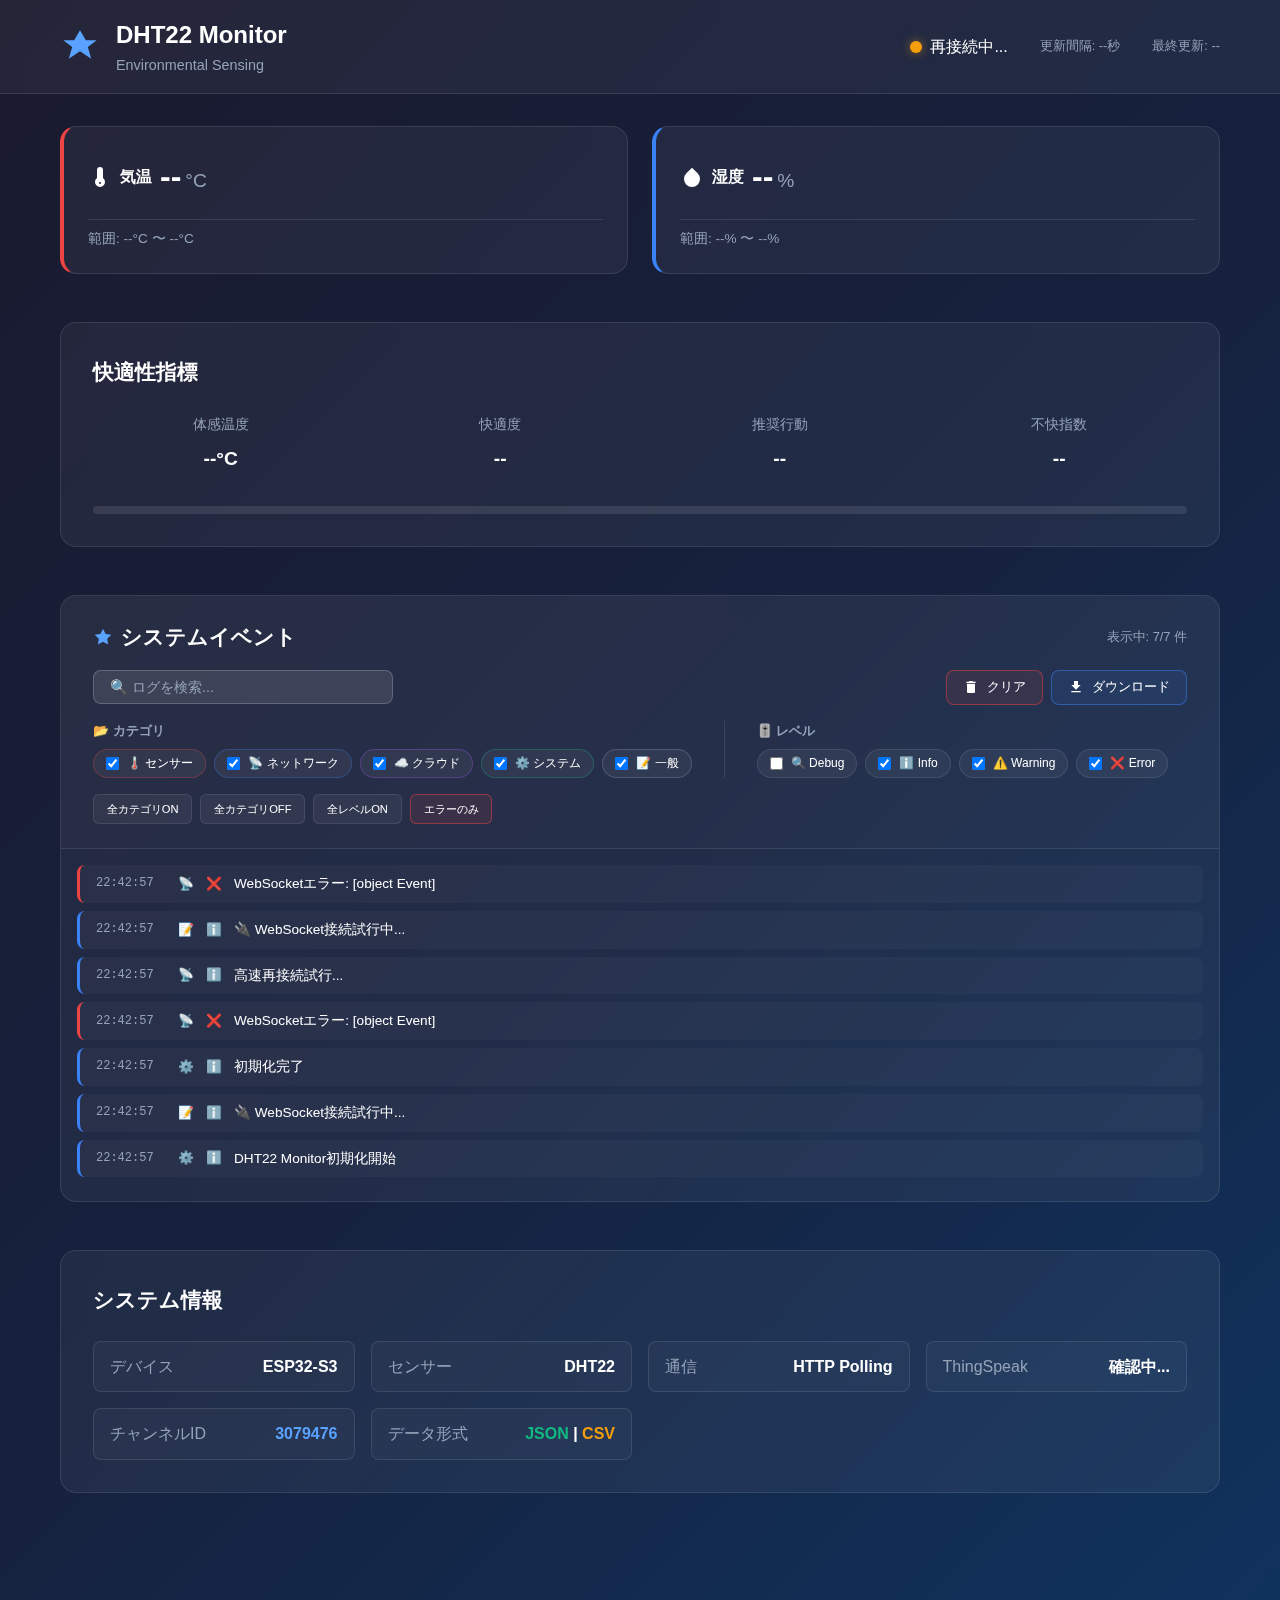
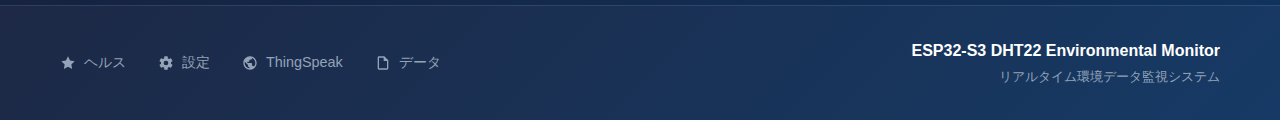
<file: micropython/websocket2/static/index.html>
<!DOCTYPE html>
<html lang="ja">
<head>
  <meta charset="utf-8" />
  <meta name="viewport" content="width=device-width, initial-scale=1, viewport-fit=cover" />
  <meta name="description" content="ESP32-S3 DHT22 温湿度センサーのリアルタイムモニタリング" />
  <meta name="theme-color" content="#1a1a2e" />
  <title>DHT22 Environmental Monitor</title>
  <link rel="stylesheet" href="./style.css" />
  <link rel="manifest" href="./manifest.json" />
  <link rel="icon" href="data:image/svg+xml,%3Csvg xmlns='http://www.w3.org/2000/svg' viewBox='0 0 24 24'%3E%3Cpath fill='%235aa2ff' d='M12 2l3.5 6h6.5l-5.3 4 2 7-6.7-4.5L5.3 19l2-7L2 8h6.5L12 2z'/%3E%3C/svg%3E" />
</head>
<body>
  <header class="header">
    <div class="container">
      <div class="brand">
        <svg viewBox="0 0 24 24" class="logo">
          <path d="M12 2l3.5 6h6.5l-5.3 4 2 7-6.7-4.5L5.3 19l2-7L2 8h6.5L12 2z"/>
        </svg>
        <div>
          <h1 class="title">DHT22 Monitor</h1>
          <p class="subtitle">Environmental Sensing</p>
        </div>
      </div>
      <div class="status-group">
        <div class="status">
          <span id="status-dot" class="status-dot gray"></span>
          <span id="status-text">接続待機中</span>
        </div>
        <div class="interval-status">
          <span id="interval-text">更新間隔: --秒</span>
        </div>
        <div class="timestamp">
          <span id="last-update">最終更新: --</span>
        </div>
      </div>
    </div>
  </header>

  <main class="main">
    <div class="container">
      <!-- メインセンサー値表示 -->
      <section class="sensor-grid" aria-labelledby="sensors-title">
        <h2 id="sensors-title" class="visually-hidden">現在のセンサー値</h2>
        <div class="sensor-card temperature" id="card-temp">
          <div class="sensor-header">
            <div class="sensor-label">
              <svg viewBox="0 0 24 24" class="sensor-icon">
                <path d="M15 13V5a 3 3 0 0 0-6 0v8a5 5 0 1 0 6 0z M12 17a1 1 0 1 1 0 2 1 1 0 0 1 0-2z"/>
              </svg>
              <span>気温</span>
              <span class="sensor-inline-value"><span id="temp" aria-live="polite">--</span><span class="unit">°C</span><span id="temp-trend-inline" class="trend-inline" aria-hidden="true"></span></span>
            </div>
          </div>
          <div class="sensor-range" id="temp-range">範囲: --°C 〜 --°C</div>
        </div>

        <div class="sensor-card humidity" id="card-hum">
          <div class="sensor-header">
            <div class="sensor-label">
              <svg viewBox="0 0 24 24" class="sensor-icon">
                <path d="M12 2.69l5.66 5.66a8 8 0 1 1-11.31 0z"/>
              </svg>
              <span>湿度</span>
              <span class="sensor-inline-value"><span id="hum" aria-live="polite">--</span><span class="unit">%</span><span id="hum-trend-inline" class="trend-inline" aria-hidden="true"></span></span>
            </div>
          </div>
          <div class="sensor-range" id="hum-range">範囲: --% 〜 --%</div>
        </div>
      </section>

      <!-- 快適性インジケーター -->
      <section class="comfort-section" aria-labelledby="comfort-title">
        <h2 id="comfort-title">快適性指標</h2>
        <div class="comfort-grid">
          <div class="comfort-item">
            <div class="comfort-label">体感温度</div>
            <div id="feels-like" class="comfort-value">--°C</div>
          </div>
          <div class="comfort-item">
            <div class="comfort-label">快適度</div>
            <div id="comfort-level" class="comfort-value">--</div>
          </div>
          <div class="comfort-item">
            <div class="comfort-label">推奨行動</div>
            <div id="comfort-advice" class="comfort-value">--</div>
          </div>
          <div class="comfort-item">
            <div class="comfort-label">不快指数</div>
            <div id="discomfort-index" class="comfort-value">--</div>
          </div>
        </div>
        <div class="comfort-bar">
          <div id="comfort-indicator" class="comfort-progress"></div>
        </div>
      </section>

      <!-- システムイベント -->
      <section class="log-section event-log-section" aria-labelledby="events-title">
        <div class="event-header">
          <div class="event-title-area">
            <h2 id="events-title">
              <svg viewBox="0 0 24 24" class="section-icon" aria-hidden="true">
                <path d="M12 2l3.09 6.26L22 9.27l-5 4.87 1.18 6.88L12 17.77l-6.18 3.25L7 14.14 2 9.27l6.91-1.01L12 2z"/>
              </svg>
              システムイベント
            </h2>
            <span id="log-stats" class="event-stats">表示中: 0/0 件</span>
          </div>

          <div class="event-toolbar">
            <div class="toolbar-row">
              <div class="search-container">
                <input id="log-search" type="text" placeholder="🔍 ログを検索..." class="search-input" aria-label="ログ検索">
              </div>
              <div class="action-buttons">
                <button id="clearLogs" class="btn-action clear" type="button" title="ログをクリア">
                  <svg viewBox="0 0 24 24" aria-hidden="true"><path d="M6 19c0 1.1.9 2 2 2h8c1.1 0 2-.9 2-2V7H6v12zM19 4h-3.5l-1-1h-5l-1 1H5v2h14V4z"/></svg>
                  クリア
                </button>
                <button id="download-log" class="btn-action download" type="button" title="ログをダウンロード">
                  <svg viewBox="0 0 24 24" aria-hidden="true"><path d="M5 20h14v-2H5v2zM19 9h-4V3H9v6H5l7 7 7-7z"/></svg>
                  ダウンロード
                </button>
              </div>
            </div>

            <div class="toolbar-row filters-row">
              <div class="filter-panel">
                <div class="filter-section">
                  <h4 class="filter-title">📂 カテゴリ</h4>
                  <div class="filter-chips">
                    <label class="chip sensor"><input type="checkbox" id="filter-sensor"><span>🌡️ センサー</span></label>
                    <label class="chip network"><input type="checkbox" id="filter-network"><span>📡 ネットワーク</span></label>
                    <label class="chip cloud"><input type="checkbox" id="filter-cloud"><span>☁️ クラウド</span></label>
                    <label class="chip system"><input type="checkbox" id="filter-system"><span>⚙️ システム</span></label>
                    <label class="chip general"><input type="checkbox" id="filter-general"><span>📝 一般</span></label>
                  </div>
                </div>

                <div class="filter-divider"></div>

                <div class="filter-section">
                  <h4 class="filter-title">🎚️ レベル</h4>
                  <div class="filter-chips">
                    <label class="chip level debug"><input type="checkbox" id="filter-debug"><span>🔍 Debug</span></label>
                    <label class="chip level info"><input type="checkbox" id="filter-info"><span>ℹ️ Info</span></label>
                    <label class="chip level warning"><input type="checkbox" id="filter-warning"><span>⚠️ Warning</span></label>
                    <label class="chip level error"><input type="checkbox" id="filter-error" checked><span>❌ Error</span></label>
                  </div>
                </div>
              </div>

              <div class="quick-actions">
                <button id="enableAllCategories" class="btn-quick" type="button" title="すべてのカテゴリを有効化">全カテゴリON</button>
                <button id="disableAllCategories" class="btn-quick" type="button" title="すべてのカテゴリを無効化">全カテゴリOFF</button>
                <button id="enableAllLevels" class="btn-quick" type="button" title="すべてのレベルを有効化">全レベルON</button>
                <button id="errorOnlyFilter" class="btn-quick error" type="button" title="エラーのみ表示">エラーのみ</button>
              </div>
            </div>
          </div>
        </div>

        <div class="event-content">
          <div id="log" class="event-log" aria-live="polite" aria-label="システムイベントログ"></div>
        </div>
      </section>

      <!-- システム情報 -->
      <section class="system-section" aria-labelledby="system-title">
        <h2 id="system-title">システム情報</h2>
        <div class="info-grid">
          <div class="info-item">
            <span class="info-label">デバイス</span>
            <span class="info-value">ESP32-S3</span>
          </div>
          <div class="info-item">
            <span class="info-label">センサー</span>
            <span class="info-value">DHT22</span>
          </div>
          <div class="info-item">
            <span class="info-label">通信</span>
            <span class="info-value">HTTP Polling</span>
          </div>
          <div class="info-item">
            <span class="info-label">ThingSpeak</span>
            <span id="thingspeak-status" class="info-value">確認中...</span>
          </div>
          <div class="info-item">
            <span class="info-label">チャンネルID</span>
            <span class="info-value">
              <a id="ts-channel-link" href="https://thingspeak.com/channels/3079476" target="_blank" rel="noopener" class="info-link">3079476</a>
            </span>
          </div>
          <div class="info-item">
            <span class="info-label">データ形式</span>
            <span class="info-value">
              <a id="ts-json-link" href="https://api.thingspeak.com/channels/3079476/feeds.json?results=5" target="_blank" rel="noopener" class="info-link json">JSON</a> |
              <a id="ts-csv-link" href="https://api.thingspeak.com/channels/3079476/feeds.csv?results=20" target="_blank" rel="noopener" class="info-link csv">CSV</a>
            </span>
          </div>
        </div>
      </section>
    </div>
  </main>

  <footer class="footer">
    <div class="container">
      <div class="footer-content">
        <div class="footer-links">
          <a href="/health" target="_blank" rel="noopener" aria-label="システムヘルス確認" class="footer-link">
            <svg viewBox="0 0 24 24" aria-hidden="true"><path d="M12 2l3.09 6.26L22 9.27l-5 4.87 1.18 6.88L12 17.77l-6.18 3.25L7 14.14 2 9.27l6.91-1.01L12 2z"/></svg>
            ヘルス
          </a>
          <a href="/config" target="_blank" rel="noopener" aria-label="設定確認" class="footer-link">
            <svg viewBox="0 0 24 24" aria-hidden="true"><path d="M12 15.5A3.5 3.5 0 0 1 8.5 12A3.5 3.5 0 0 1 12 8.5a3.5 3.5 0 0 1 3.5 3.5 3.5 3.5 0 0 1-3.5 3.5m7.43-2.53c.04-.32.07-.64.07-.97s-.03-.66-.07-1l2.11-1.63c.19-.15.24-.42.12-.64l-2-3.46c-.12-.22-.39-.31-.61-.22l-2.49 1c-.52-.39-1.06-.73-1.69-.98l-.37-2.65A.506.506 0 0 0 14 2h-4c-.25 0-.46.18-.5.42l-.37 2.65c-.63.25-1.17.59-1.69.98l-2.49-1c-.22-.09-.49 0-.61.22l-2 3.46c-.13.22-.07.49.12.64L4.57 11c-.04.34-.07.67-.07 1s.03.65.07.97l-2.11 1.66c-.19.15-.25.42-.12.64l2 3.46c.12.22.39.3.61.22l2.49-1.01c.52.4 1.06.74 1.69.99l.37 2.65c.04.24.25.42.5.42h4c.25 0 .46-.18.5-.42l.37-2.65c.63-.26 1.17-.59 1.69-.99l2.49 1.01c.22.08.49 0 .61-.22l2-3.46c.12-.22.07-.49-.12-.64l-2.11-1.66Z"/></svg>
            設定
          </a>
          <a id="ts-footer-link" href="https://thingspeak.com/channels/3079476" target="_blank" rel="noopener" aria-label="ThingSpeakチャンネル" class="footer-link">
            <svg viewBox="0 0 24 24" aria-hidden="true"><path d="M12 2C6.48 2 2 6.48 2 12s4.48 10 10 10 10-4.48 10-10S17.52 2 12 2zm-1 17.93c-3.94-.49-7-3.85-7-7.93 0-.62.08-1.21.21-1.79L9 15v1c0 1.1.9 2 2 2v1.93zm6.9-2.54c-.26-.81-1-1.39-1.9-1.39h-1v-3c0-.55-.45-1-1-1H8v-2h2c.55 0 1-.45 1-1V7h2c1.1 0 2-.9 2-2v-.41c2.93 1.19 5 4.06 5 7.41 0 2.08-.8 3.97-2.1 5.39z"/></svg>
            ThingSpeak
          </a>
          <a id="ts-footer-json" href="https://api.thingspeak.com/channels/3079476/feeds.json?results=10" target="_blank" rel="noopener" aria-label="最新データJSON" class="footer-link">
            <svg viewBox="0 0 24 24" aria-hidden="true"><path d="M14,2H6A2,2 0 0,0 4,4V20A2,2 0 0,0 6,22H18A2,2 0 0,0 20,20V8L14,2M18,20H6V4H13V9H18V20Z"/></svg>
            データ
          </a>
        </div>
        <div class="footer-info">
          <p class="footer-text">ESP32-S3 DHT22 Environmental Monitor</p>
          <p class="footer-meta">リアルタイム環境データ監視システム</p>
        </div>
      </div>
    </div>
  </footer>

  <script src="./app.js"></script>
</body>
</html>
</file>
<file: micropython/websocket2/static/style.css>
/* DHT22 Environmental Monitor - Modern CSS Styles */

/* Reset and Base Styles */
* {
    margin: 0;
    padding: 0;
    box-sizing: border-box;
}

body {
    font-family: -apple-system, BlinkMacSystemFont, 'Segoe UI', Roboto, Oxygen, Ubuntu, sans-serif;
    background: linear-gradient(135deg, #1a1a2e 0%, #16213e 50%, #0f3460 100%);
    color: #ffffff;
    min-height: 100vh;
    line-height: 1.6;
}

.container {
    max-width: 1200px;
    margin: 0 auto;
    padding: 0 20px;
}

/* ヘッダー */
.header {
    background: rgba(255, 255, 255, 0.05);
    backdrop-filter: blur(10px);
    border-bottom: 1px solid rgba(255, 255, 255, 0.1);
    padding: 1rem 0;
    position: sticky;
    top: 0;
    z-index: 100;
}

.brand {
    display: flex;
    align-items: center;
    gap: 1rem;
}

.logo {
    width: 40px;
    height: 40px;
    fill: #5aa2ff;
}

.title {
    font-size: 1.5rem;
    font-weight: 600;
    color: #ffffff;
}

.subtitle {
    font-size: 0.9rem;
    color: #94a3b8;
}

.header .container {
    display: flex;
    justify-content: space-between;
    align-items: center;
    flex-wrap: wrap;
    gap: 1rem;
}

.status-group {
    display: flex;
    align-items: center;
    gap: 2rem;
    flex-wrap: wrap;
}

/* ステータス表示 */
.status {
    display: flex;
    align-items: center;
    gap: 0.5rem;
}

.status-dot {
    width: 12px;
    height: 12px;
    border-radius: 50%;
    animation: pulse 2s infinite;
}

.status-dot.green {
    background: #10b981;
    box-shadow: 0 0 10px rgba(16, 185, 129, 0.5);
}

.status-dot.orange {
    background: #f59e0b;
    box-shadow: 0 0 10px rgba(245, 158, 11, 0.5);
}

.status-dot.red {
    background: #ef4444;
    box-shadow: 0 0 10px rgba(239, 68, 68, 0.5);
}

.status-dot.gray {
    background: #6b7280;
}

@keyframes pulse {
    0%, 100% { opacity: 1; }
    50% { opacity: 0.5; }
}

.interval-status,
.timestamp {
    font-size: 0.8rem;
    color: #94a3b8;
}

/* メインコンテンツ */
.main {
    padding: 2rem 0;
}

/* センサーグリッド */
.sensor-grid {
    display: grid;
    grid-template-columns: repeat(auto-fit, minmax(280px, 1fr));
    gap: 1.5rem;
    margin-bottom: 3rem;
}

.sensor-card {
    background: rgba(255, 255, 255, 0.05);
    backdrop-filter: blur(10px);
    border: 1px solid rgba(255, 255, 255, 0.1);
    border-radius: 16px;
    padding: 1.5rem;
    transition: all 0.3s ease;
}

.sensor-card:hover {
    transform: translateY(-5px);
    box-shadow: 0 10px 30px rgba(0, 0, 0, 0.3);
    border-color: rgba(255, 255, 255, 0.2);
}

.sensor-card.temperature {
    border-left: 4px solid #ef4444;
}

.sensor-card.humidity {
    border-left: 4px solid #3b82f6;
}

.sensor-header {
    display: flex;
    justify-content: space-between;
    align-items: center;
    margin-bottom: 1rem;
}

.sensor-label {
    display: flex;
    align-items: center;
    gap: 0.5rem;
    font-weight: 600;
    font-size: 1rem;
}

.sensor-icon {
    width: 24px;
    height: 24px;
    fill: currentColor;
}

.sensor-inline-value {
    display: flex;
    align-items: baseline;
    gap: 0.25rem;
    font-size: 2rem;
    font-weight: 700;
    color: #ffffff;
}

.unit {
    font-size: 1.2rem;
    color: #94a3b8;
    font-weight: 400;
}

.sensor-range {
    font-size: 0.85rem;
    color: #94a3b8;
    padding-top: 0.5rem;
    border-top: 1px solid rgba(255, 255, 255, 0.1);
}

/* 快適性セクション */
.comfort-section {
    background: rgba(255, 255, 255, 0.05);
    backdrop-filter: blur(10px);
    border: 1px solid rgba(255, 255, 255, 0.1);
    border-radius: 16px;
    padding: 2rem;
    margin-bottom: 3rem;
}

.comfort-section h2 {
    font-size: 1.3rem;
    margin-bottom: 1.5rem;
    color: #ffffff;
}

.comfort-grid {
    display: grid;
    grid-template-columns: repeat(auto-fit, minmax(200px, 1fr));
    gap: 1.5rem;
    margin-bottom: 2rem;
}

.comfort-item {
    text-align: center;
}

.comfort-label {
    font-size: 0.9rem;
    color: #94a3b8;
    margin-bottom: 0.5rem;
}

.comfort-value {
    font-size: 1.2rem;
    font-weight: 600;
    color: #ffffff;
}

.comfort-bar {
    background: rgba(255, 255, 255, 0.1);
    border-radius: 10px;
    height: 8px;
    overflow: hidden;
}

.comfort-progress {
    height: 100%;
    transition: width 0.5s ease, background-color 0.5s ease;
    border-radius: 10px;
}

.comfort-progress.cold { background: #60a5fa; }
.comfort-progress.cool { background: #34d399; }
.comfort-progress.comfortable { background: #10b981; }
.comfort-progress.warm { background: #fbbf24; }
.comfort-progress.hot { background: #f59e0b; }
.comfort-progress.very-hot { background: #ef4444; }
.comfort-progress.dangerous { background: #dc2626; animation: pulse 1s infinite; }

/* イベントログセクション */
.log-section {
    background: rgba(255, 255, 255, 0.05);
    backdrop-filter: blur(10px);
    border: 1px solid rgba(255, 255, 255, 0.1);
    border-radius: 16px;
    overflow: hidden;
    margin-bottom: 3rem;
}

.event-header {
    padding: 1.5rem 2rem;
    border-bottom: 1px solid rgba(255, 255, 255, 0.1);
    background: rgba(255, 255, 255, 0.02);
}

.event-title-area {
    display: flex;
    justify-content: space-between;
    align-items: center;
    margin-bottom: 1rem;
}

.event-title-area h2 {
    display: flex;
    align-items: center;
    gap: 0.5rem;
    font-size: 1.3rem;
    color: #ffffff;
}

.section-icon {
    width: 20px;
    height: 20px;
    fill: #5aa2ff;
}

.event-stats {
    font-size: 0.8rem;
    color: #94a3b8;
}

.event-toolbar {
    display: flex;
    flex-direction: column;
    gap: 1rem;
}

.toolbar-row {
    display: flex;
    justify-content: space-between;
    align-items: center;
    flex-wrap: wrap;
    gap: 1rem;
}

.search-container {
    flex: 1;
    max-width: 300px;
}

.search-input {
    width: 100%;
    padding: 0.5rem 1rem;
    background: rgba(255, 255, 255, 0.1);
    border: 1px solid rgba(255, 255, 255, 0.2);
    border-radius: 8px;
    color: #ffffff;
    font-size: 0.9rem;
}

.search-input::placeholder {
    color: #94a3b8;
}

.action-buttons {
    display: flex;
    gap: 0.5rem;
}

.btn-action {
    display: flex;
    align-items: center;
    gap: 0.5rem;
    padding: 0.5rem 1rem;
    background: rgba(255, 255, 255, 0.1);
    border: 1px solid rgba(255, 255, 255, 0.2);
    border-radius: 8px;
    color: #ffffff;
    font-size: 0.8rem;
    cursor: pointer;
    transition: all 0.3s ease;
}

.btn-action:hover {
    background: rgba(255, 255, 255, 0.15);
}

.btn-action.clear {
    border-color: rgba(239, 68, 68, 0.5);
    background: rgba(239, 68, 68, 0.1);
}

.btn-action.download {
    border-color: rgba(59, 130, 246, 0.5);
    background: rgba(59, 130, 246, 0.1);
}

.btn-action svg {
    width: 16px;
    height: 16px;
    fill: currentColor;
}

.filters-row .filter-panel {
    display: flex;
    gap: 2rem;
    flex-wrap: wrap;
}

.filter-section {
    display: flex;
    flex-direction: column;
    gap: 0.5rem;
}

.filter-title {
    font-size: 0.8rem;
    color: #94a3b8;
    font-weight: 600;
}

.filter-chips {
    display: flex;
    gap: 0.5rem;
    flex-wrap: wrap;
}

.chip {
    display: flex;
    align-items: center;
    padding: 0.25rem 0.75rem;
    background: rgba(255, 255, 255, 0.05);
    border: 1px solid rgba(255, 255, 255, 0.1);
    border-radius: 20px;
    font-size: 0.75rem;
    cursor: pointer;
    transition: all 0.3s ease;
}

.chip:hover {
    background: rgba(255, 255, 255, 0.1);
}

.chip input {
    margin-right: 0.5rem;
}

.chip.sensor { border-color: rgba(239, 68, 68, 0.3); }
.chip.network { border-color: rgba(59, 130, 246, 0.3); }
.chip.cloud { border-color: rgba(168, 85, 247, 0.3); }
.chip.system { border-color: rgba(16, 185, 129, 0.3); }
.chip.general { border-color: rgba(156, 163, 175, 0.3); }

.filter-divider {
    width: 1px;
    background: rgba(255, 255, 255, 0.1);
}

.quick-actions {
    display: flex;
    gap: 0.5rem;
    flex-wrap: wrap;
}

.btn-quick {
    padding: 0.4rem 0.8rem;
    background: rgba(255, 255, 255, 0.05);
    border: 1px solid rgba(255, 255, 255, 0.1);
    border-radius: 6px;
    color: #ffffff;
    font-size: 0.7rem;
    cursor: pointer;
    transition: all 0.3s ease;
}

.btn-quick:hover {
    background: rgba(255, 255, 255, 0.1);
}

.btn-quick.error {
    border-color: rgba(239, 68, 68, 0.5);
    background: rgba(239, 68, 68, 0.1);
}

.event-content {
    max-height: 400px;
    overflow-y: auto;
    scrollbar-width: thin;
    scrollbar-color: rgba(255, 255, 255, 0.3) transparent;
}

.event-content::-webkit-scrollbar {
    width: 6px;
}

.event-content::-webkit-scrollbar-track {
    background: transparent;
}

.event-content::-webkit-scrollbar-thumb {
    background: rgba(255, 255, 255, 0.3);
    border-radius: 3px;
}

.event-log {
    padding: 1rem;
}

.log-entry {
    display: flex;
    align-items: center;
    gap: 0.75rem;
    padding: 0.5rem 1rem;
    margin-bottom: 0.5rem;
    background: rgba(255, 255, 255, 0.03);
    border-radius: 8px;
    border-left: 3px solid transparent;
    font-size: 0.85rem;
    transition: all 0.3s ease;
}

.log-entry:hover {
    background: rgba(255, 255, 255, 0.08);
}

.log-entry.debug { border-left-color: #6b7280; }
.log-entry.info { border-left-color: #3b82f6; }
.log-entry.warning { border-left-color: #f59e0b; }
.log-entry.error { border-left-color: #ef4444; }

.log-time {
    font-family: 'SF Mono', Monaco, 'Cascadia Code', 'Roboto Mono', Consolas, monospace;
    color: #94a3b8;
    font-size: 0.75rem;
    min-width: 70px;
}

.log-category,
.log-level {
    font-size: 0.8rem;
}

.log-message {
    flex: 1;
    color: #ffffff;
}

/* システム情報セクション */
.system-section {
    background: rgba(255, 255, 255, 0.05);
    backdrop-filter: blur(10px);
    border: 1px solid rgba(255, 255, 255, 0.1);
    border-radius: 16px;
    padding: 2rem;
    margin-bottom: 3rem;
}

.system-section h2 {
    font-size: 1.3rem;
    margin-bottom: 1.5rem;
    color: #ffffff;
}

.info-grid {
    display: grid;
    grid-template-columns: repeat(auto-fit, minmax(250px, 1fr));
    gap: 1rem;
}

.info-item {
    display: flex;
    justify-content: space-between;
    align-items: center;
    padding: 0.75rem 1rem;
    background: rgba(255, 255, 255, 0.03);
    border-radius: 8px;
    border: 1px solid rgba(255, 255, 255, 0.1);
}

.info-label {
    font-weight: 500;
    color: #94a3b8;
}

.info-value {
    color: #ffffff;
    font-weight: 600;
}

.info-link {
    color: #5aa2ff;
    text-decoration: none;
    transition: color 0.3s ease;
}

.info-link:hover {
    color: #7cc4ff;
    text-decoration: underline;
}

.info-link.json {
    color: #10b981;
}

.info-link.csv {
    color: #f59e0b;
}

/* フッター */
.footer {
    background: rgba(255, 255, 255, 0.03);
    border-top: 1px solid rgba(255, 255, 255, 0.1);
    padding: 2rem 0;
    margin-top: 2rem;
}

.footer-content {
    display: flex;
    justify-content: space-between;
    align-items: center;
    flex-wrap: wrap;
    gap: 1rem;
}

.footer-links {
    display: flex;
    gap: 2rem;
    flex-wrap: wrap;
}

.footer-link {
    display: flex;
    align-items: center;
    gap: 0.5rem;
    color: #94a3b8;
    text-decoration: none;
    font-size: 0.9rem;
    transition: color 0.3s ease;
}

.footer-link:hover {
    color: #ffffff;
}

.footer-link svg {
    width: 16px;
    height: 16px;
    fill: currentColor;
}

.footer-info {
    text-align: right;
}

.footer-text {
    font-weight: 600;
    color: #ffffff;
    margin-bottom: 0.25rem;
}

.footer-meta {
    font-size: 0.8rem;
    color: #94a3b8;
}

/* ユーティリティクラス */
.visually-hidden {
    position: absolute;
    width: 1px;
    height: 1px;
    padding: 0;
    margin: -1px;
    overflow: hidden;
    clip: rect(0, 0, 0, 0);
    white-space: nowrap;
    border: 0;
}

/* レスポンシブデザイン */
@media (max-width: 768px) {
    .header .container {
        flex-direction: column;
        align-items: flex-start;
    }
    
    .status-group {
        flex-direction: column;
        align-items: flex-start;
        gap: 0.5rem;
    }
    
    .sensor-grid {
        grid-template-columns: 1fr;
    }
    
    .comfort-grid {
        grid-template-columns: repeat(2, 1fr);
    }
    
    .toolbar-row {
        flex-direction: column;
        align-items: stretch;
    }
    
    .search-container {
        max-width: none;
    }
    
    .filter-panel {
        flex-direction: column;
        gap: 1rem;
    }
    
    .footer-content {
        flex-direction: column;
        text-align: center;
    }
    
    .footer-info {
        text-align: center;
    }
}

@media (max-width: 480px) {
    .container {
        padding: 0 15px;
    }
    
    .comfort-grid {
        grid-template-columns: 1fr;
    }
    
    .info-grid {
        grid-template-columns: 1fr;
    }
    
    .info-item {
        flex-direction: column;
        align-items: flex-start;
        gap: 0.5rem;
    }
}
</file>
